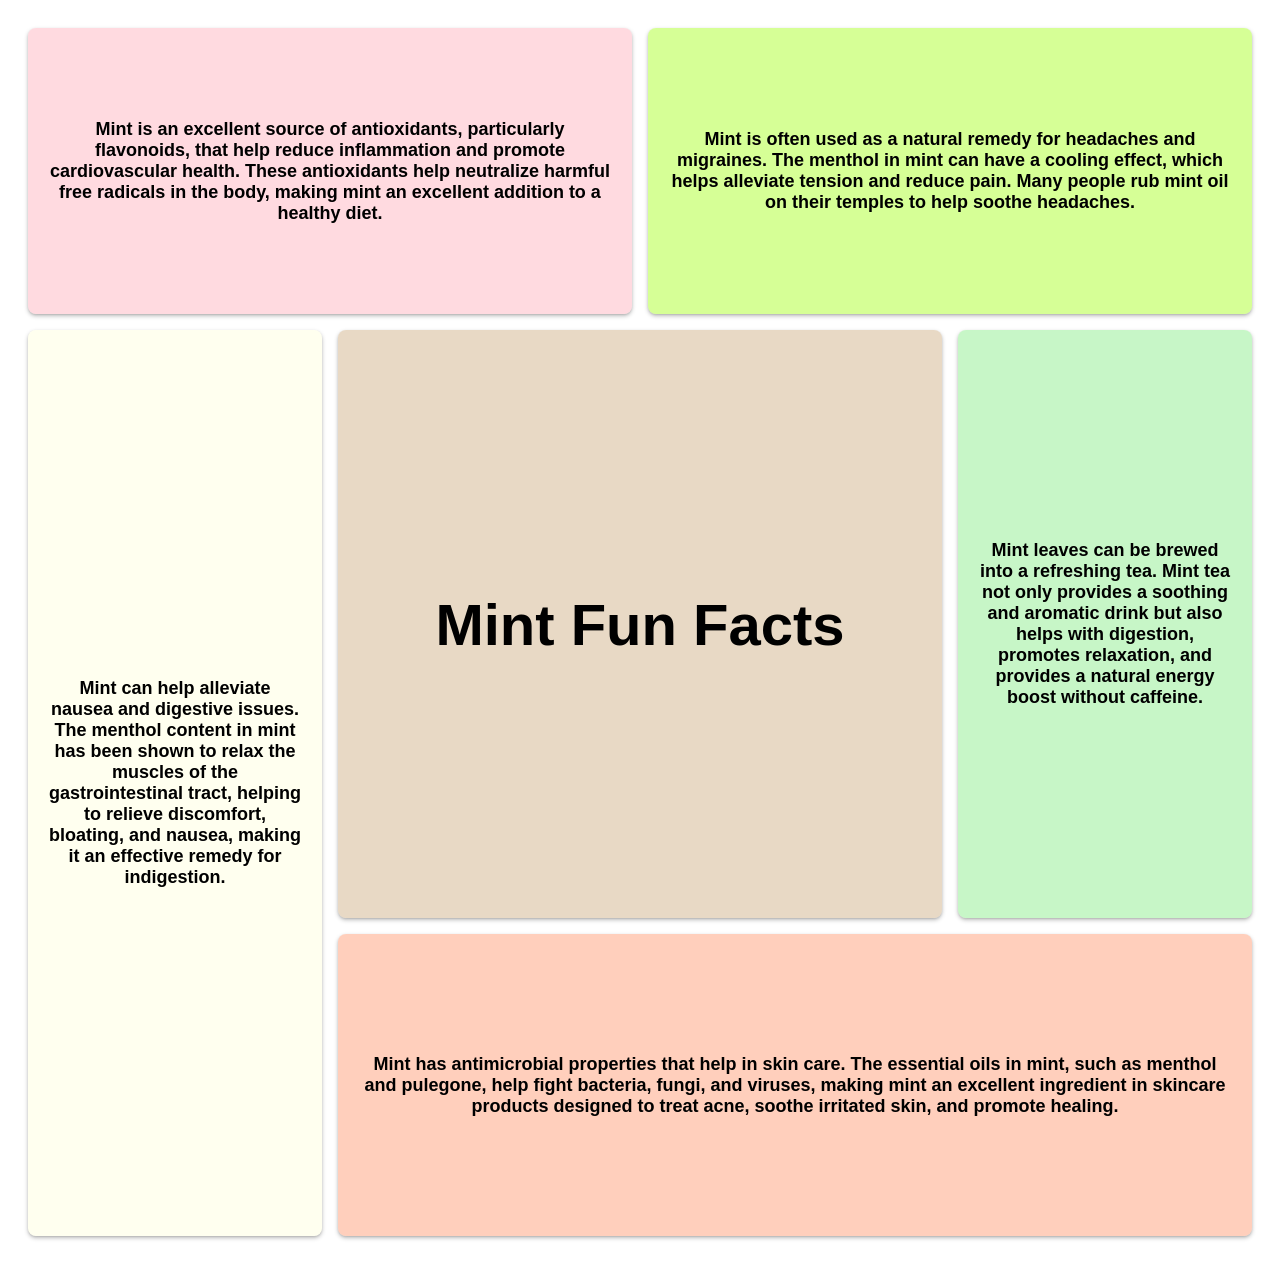
<file: index.html>
<!DOCTYPE html>
<html lang="en">
    <head>
        <meta charset="UTF-8">
        <meta name="viewport" content="width=device-width, initial-scale=1.0">
        <title>Mint</title>
        <style>
            * {
                padding: 0;
                margin: 0;
                box-sizing: border-box;
            }

            body {
                height: 79em;
                font-family: Arial, Helvetica, sans-serif;
            }

            .container div {
                display: flex;
                flex-direction: column;
            }

            .title {
                font-size: 58px;
            }

            div {
                text-align: center;
                padding: 20px;
            }

            p {
                font-size: 18px;
                font-weight: bold;
            }
        </style>
    </head>
    <body>
        <div class="container" style="display: flex; height: 100%; width: 100%; align-items: center; justify-content: center;">
            <div class="grid" style="display: grid; height: 100%; width: 100%; grid-template-columns: repeat(4, 1fr); grid-template-rows: repeat(4, 1fr); gap: 16px; padding: 8px; border-radius: 8px;">
            
              <div 
                style="grid-column: span 2; grid-row: span 1; background-color: rgba(255, 182, 193, 0.5); border-radius: 8px; box-shadow: 0 2px 4px rgba(0, 0, 0, 0.25), 0 1px 2px rgba(0, 0, 0, 0.1); display: flex; align-items: center; justify-content: center;"
              >
                <p>Mint is an excellent source of antioxidants, particularly flavonoids, that help reduce inflammation and promote cardiovascular health. These antioxidants help neutralize harmful free radicals in the body, making mint an excellent addition to a healthy diet.</p>
              </div>
            
              <div 
                style="grid-column: span 2; grid-row: span 1; background-color: rgba(173, 255, 47, 0.5); border-radius: 8px; box-shadow: 0 2px 4px rgba(0, 0, 0, 0.25), 0 1px 2px rgba(0, 0, 0, 0.1); display: flex; align-items: center; justify-content: center;"
              >
                <p>Mint is often used as a natural remedy for headaches and migraines. The menthol in mint can have a cooling effect, which helps alleviate tension and reduce pain. Many people rub mint oil on their temples to help soothe headaches.</p>
              </div>
            
              <div 
                style="grid-column: span 1; grid-row: span 4; background-color: rgba(255, 255, 224, 0.5); border-radius: 8px; box-shadow: 0 2px 4px rgba(0, 0, 0, 0.25), 0 1px 2px rgba(0, 0, 0, 0.1); display: flex; align-items: center; justify-content: center;"
              >
                <p>Mint can help alleviate nausea and digestive issues. The menthol content in mint has been shown to relax the muscles of the gastrointestinal tract, helping to relieve discomfort, bloating, and nausea, making it an effective remedy for indigestion.</p>
              </div>
            
              <div 
                style="grid-column: span 2; grid-row: span 2; background-color: rgba(210, 180, 140, 0.5); border-radius: 8px; box-shadow: 0 2px 4px rgba(0, 0, 0, 0.25), 0 1px 2px rgba(0, 0, 0, 0.1); display: flex; align-items: center; justify-content: center;"
              >
                <h1 class="title">Mint Fun Facts</h1>
              </div>
            
              <div 
                style="grid-column: span 1; grid-row: span 2; background-color: rgba(144, 238, 144, 0.5); border-radius: 8px; box-shadow: 0 2px 4px rgba(0, 0, 0, 0.25), 0 1px 2px rgba(0, 0, 0, 0.1); display: flex; align-items: center; justify-content: center;"
              >
                <p>Mint leaves can be brewed into a refreshing tea. Mint tea not only provides a soothing and aromatic drink but also helps with digestion, promotes relaxation, and provides a natural energy boost without caffeine.</p>
              </div>
            
              <div 
                style="grid-column: span 3; grid-row: span 2; background-color: rgba(255, 160, 122, 0.5); border-radius: 8px; box-shadow: 0 2px 4px rgba(0, 0, 0, 0.25), 0 1px 2px rgba(0, 0, 0, 0.1); display: flex; align-items: center; justify-content: center;"
              >
                <p>Mint has antimicrobial properties that help in skin care. The essential oils in mint, such as menthol and pulegone, help fight bacteria, fungi, and viruses, making mint an excellent ingredient in skincare products designed to treat acne, soothe irritated skin, and promote healing.</p>
              </div>
            
            </div>
          </div>        
    </body>
</html>
</file>
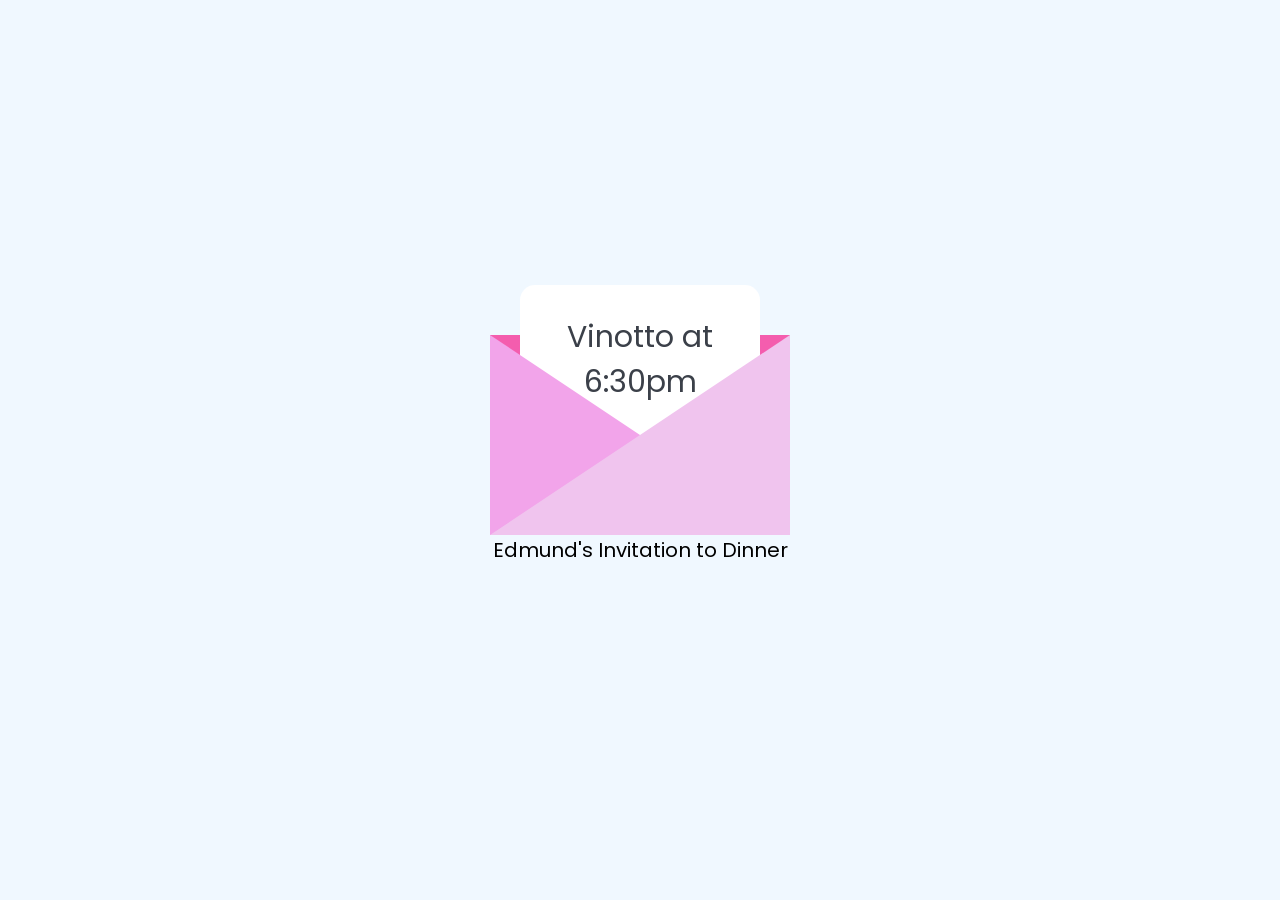
<file: mums_thing/index.html>
<!DOCTYPE html>
<html>
    <head>
        <meta charset="utf-8">
        <title>Open Me</title>
        <link rel="stylesheet" href="style.css">
    </head>
    <body>
        <div class="wrapper">
            <div class="envelope"></div>
            <div class="letter">
                <p>Vinotto at 6:30pm</p>
            </div>
        </div>
        
        <p>Edmund's Invitation to Dinner</p>
    </body>
</html>
</file>
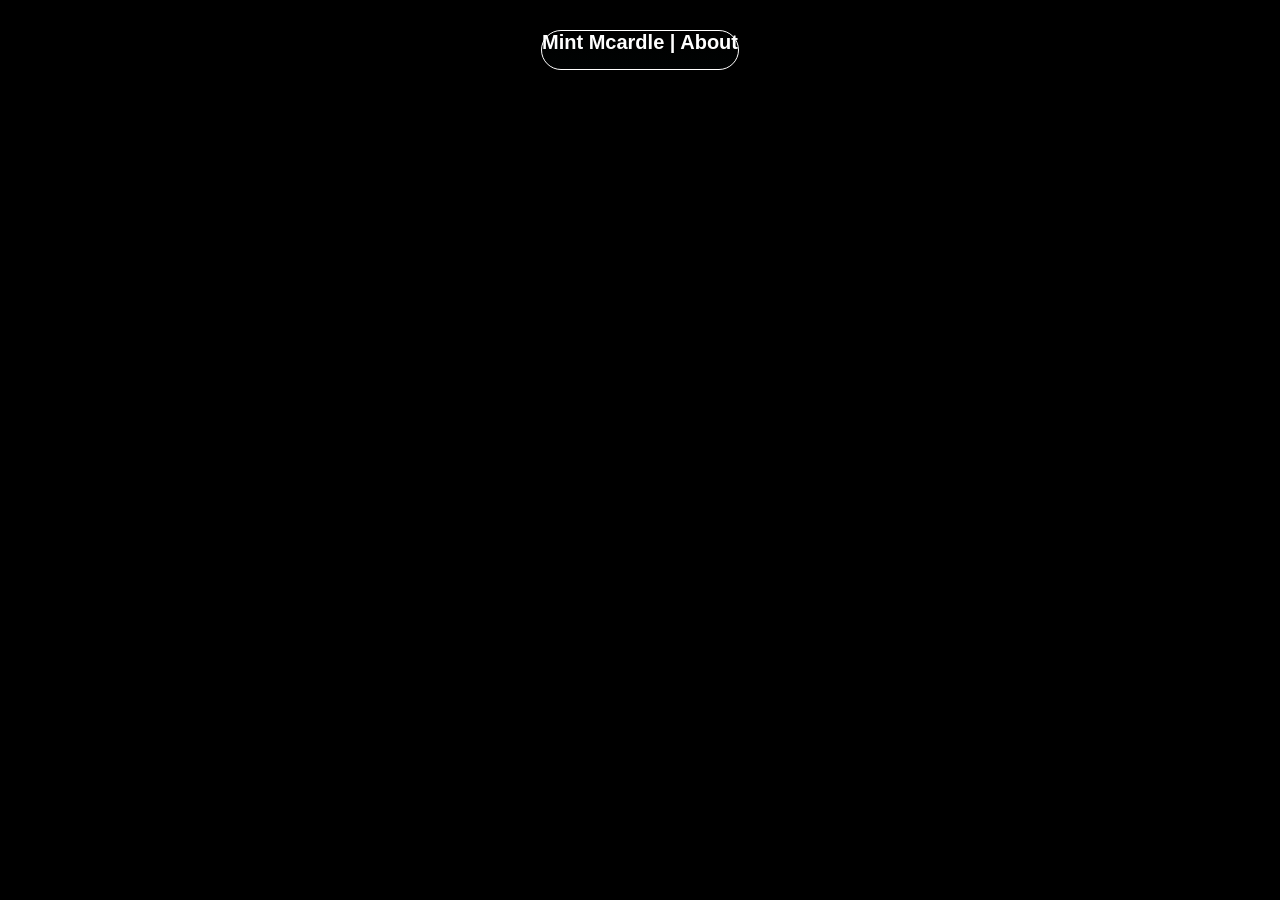
<file: aboutdave.html>
<!DOCTYPE html>
<html>
   <head>
        <meta charset="UTF-8">
        <meta name="viewport" content="width=device-width, initial-scale=1.0">

        <title>Mint Mcardle</title>
        <style>

         body {
            display: flex;
            justify-content: center;
            align-items: center;
            justify-content: center;
            background-color: #000;
            color: #ffffff;
            
         }

         
         * {

            padding: 0;
            margin: 0;
            box-sizing: border-box;
            font-family: 'Segoe UI', Tahoma, Geneva, Verdana, sans-serif;
            
         }

          h1 {

            text-align: center;
            font-size: 20px;
          }
           
          #mintmcardle {
            display: flex;
            margin-top: 30px;
            width: 100%;
            height: 40px;
            border-style: solid;
            border-width: 1px;
            border-radius: 100px;
            border-color: #ffffff;
            background-image: linear-gradient(#000 , #010303);
            
          }
          
        </style>
        <link rel="icon" href="./IMG_0690.jpeg">
    </head>

  <header>
    <h1 id='mintmcardle'>
      Mint Mcardle | About
    </h1>
  </header>

  
  <div class="left1" id='leftpic1'>
    <div class='pic1'> 
  
</html>
</file>
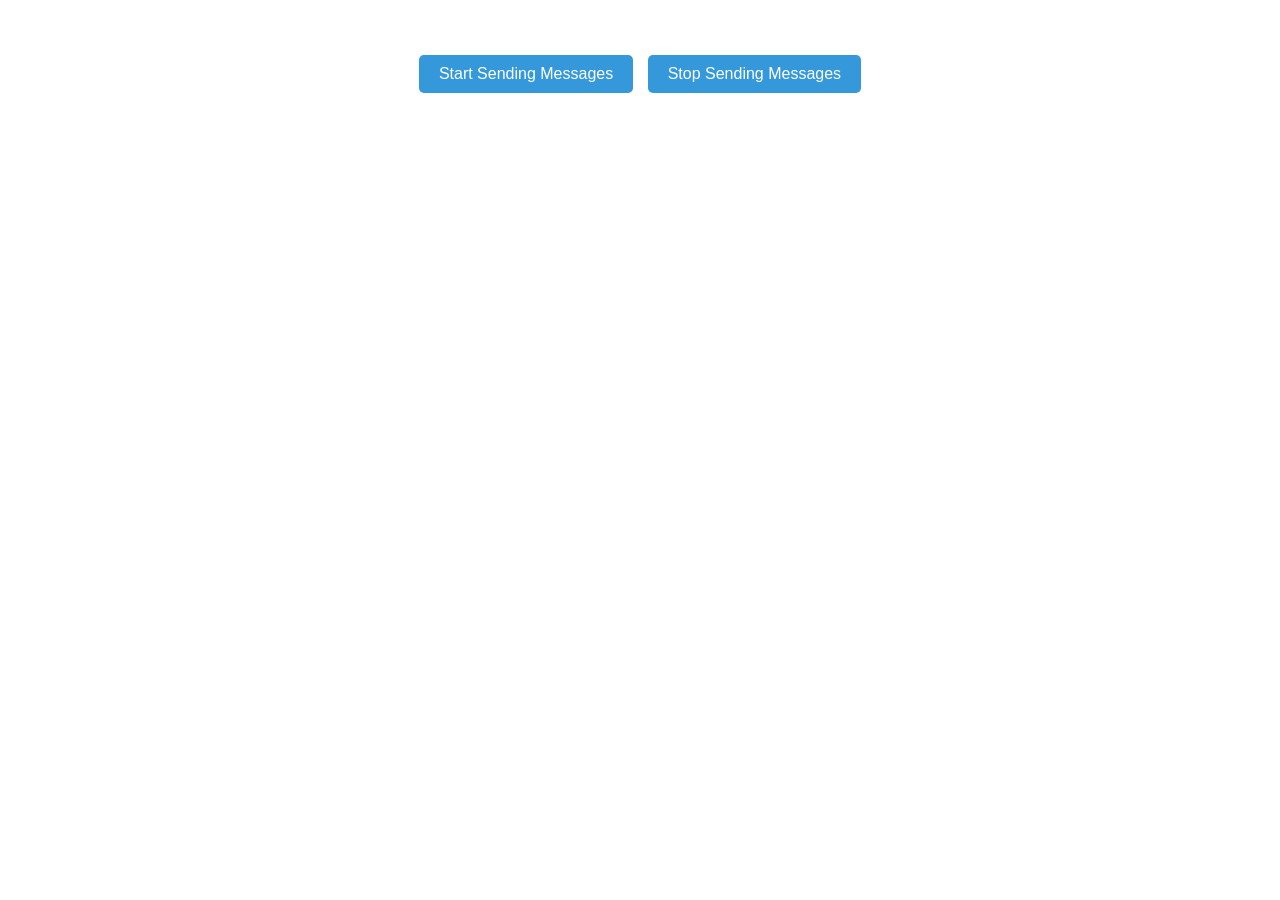
<file: hudsonsDOOM.html>
<!DOCTYPE html>
<html lang="en">
    <head>
        <meta charset="UTF-8">
        <meta name="viewport" content="width=device-width, initial-scale=1.0">
        <title>Spam Ping Hudson :)</title>
        <link rel="stylesheet" href="IGNORE/style.css">
    </head>
    <body>  

        <button id="startBtn">Start Sending Messages</button>
        <button id="stopBtn">Stop Sending Messages</button>

        <script src="main.js"></script>
        
        <div id="feedback">
            <p id="feedbackMessage"></p>
        </div>

        <script src="IGNORE/userFeedback.ts" defer></script>

    </body>
</html>
</file>
<file: mums_thing/style.css>
@import url('https://fonts.googleapis.com/css2?family=Poppins:wght@600&display=swap');

* {
    margin: 0;
    padding: 0;
    box-sizing: border-box;
    font-family: "Poppins", sans-serif;
}

body {
    height: 100vh;
    width: 100%;
    display: flex;
    justify-content: center;
    padding: 20px;
    flex-direction: column;
    align-items: center;
    font-size: 20px;
    background-color: aliceblue;
}

.wrapper {
    height: 200px;
    width: 300px;
    background-color: rgb(244, 93, 174);
    position: relative;
    display: flex;
    justify-content: center;
    align-items: center;
    z-index: 0;
}

.letter {
    position: absolute;
    top: -50px; /* Adjust the initial position as needed */
    width: 80%;
    height: 80%;
    background-color: white;
    border-radius: 15px;
    z-index: 2;
}

.letter p {
    text-align: center;
    font-size: 30px;
    margin-top: 30px;
    color: #3b4049;
}

.envelope {
    position: absolute;
    height: 100%;
    width: 100%;
    top: 0;
    left: 0;
    border-top: 100px solid transparent;
    border-right: 150px solid #f0c4ee;
    border-bottom: 100px solid #f0c4ee;
    border-left: 150px solid #f2a4ea;
    z-index: 3;
}

.lid {
    position: absolute;
    height: 100%;
    width: 100%;
    top: 0;
    left: 0;
    border-right: 150px solid transparent;
    border-bottom: 100px solid transparent;
    border-left: 150px solid transparent;
    transform-origin: top;
    transition: transform 0.25s linear;
}

.lid.one {
    border-top: 100px solid #b175ab;
    transform: rotateX(0deg);
    z-index: 3;
    transition-delay: 0.25s;
}

.lid.two {
    border-top: 100px solid #b175ab;
    transform: rotateX(90deg);
    z-index: 1;
}
</file>
<file: IGNORE/style.css>
body {
    font-family: Arial, sans-serif;
    text-align: center;
    margin: 50px;
}

button {
    padding: 10px 20px;
    margin: 5px;
    cursor: pointer;
    background-color: #3498db;
    color: #fff;
    border: none;
    border-radius: 5px;
    font-size: 16px;
    transition: background-color 0.3s ease;
}

button:hover {
    background-color: #2980b9;
}

#feedback {
    margin-top: 20px;
}

#feedbackMessage {
    padding: 10px;
    border-radius: 5px;
    font-weight: bold;
    display: inline-block;
}

#feedbackMessage.success {
    background-color: #2ecc71;
    color: #fff;
}

#feedbackMessage.error {
    background-color: #e74c3c;
    color: #fff;
}
</file>
